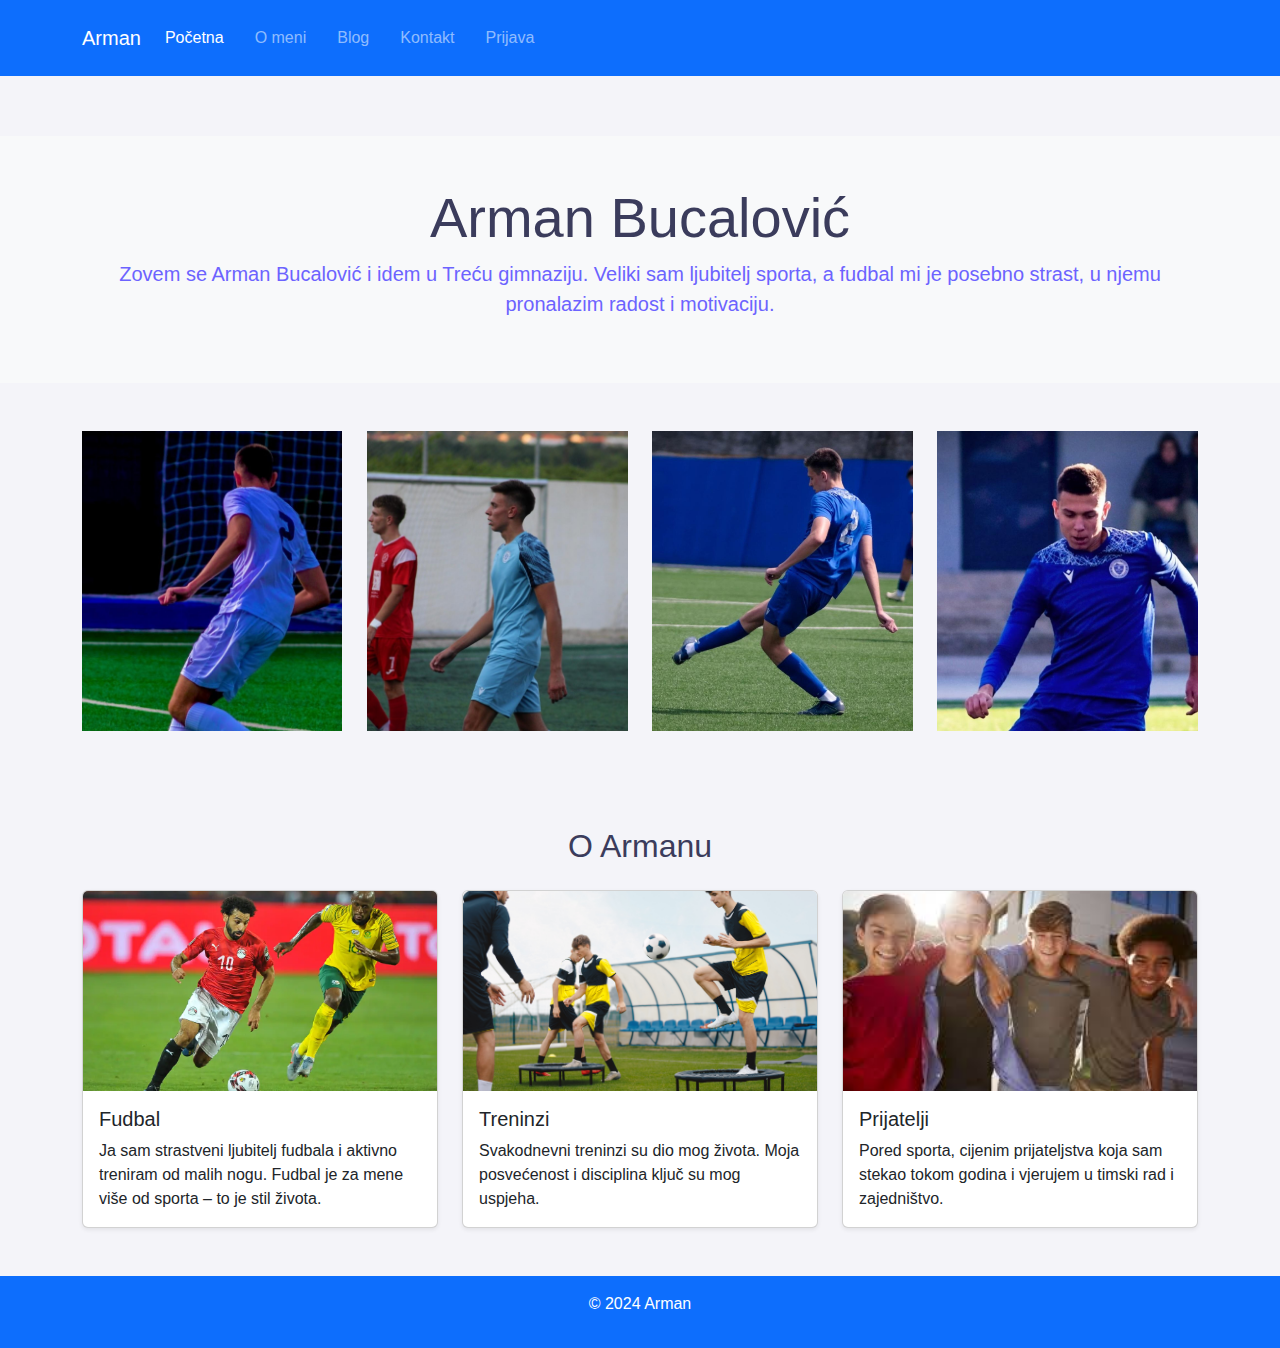
<file: index.html>
<!DOCTYPE html>
<html lang="en">
<head>
    <meta charset="UTF-8">
    <meta name="viewport" content="width=device-width, initial-scale=1.0">
    <title>Arman Bucalović</title>
    <link href="https://cdn.jsdelivr.net/npm/bootstrap@5.3.2/dist/css/bootstrap.min.css" rel="stylesheet">
    <link rel="stylesheet" href="style.css">
</head>
<body>

    <nav class="navbar navbar-expand-lg navbar-dark bg-primary sticky-top">
        <div class="container">
            <a class="navbar-brand" href="#">Arman</a>
            <button class="navbar-toggler" type="button" data-bs-toggle="collapse" data-bs-target="#navbarNav" aria-controls="navbarNav" aria-expanded="false" aria-label="Toggle navigation">
                <span class="navbar-toggler-icon"></span>
            </button>
            <div class="collapse navbar-collapse" id="navbarNav">
                <ul class="navbar-nav">
                    <li class="nav-item"><a class="nav-link active" href="index.html">Početna</a></li>
                    <li class="nav-item"><a class="nav-link" href="oMeni.html">O meni</a></li>
                    <li class="nav-item"><a class="nav-link" href="blog.html">Blog</a></li>
                    <li class="nav-item"><a class="nav-link" href="kontakt.html">Kontakt</a></li>
                    <li class="nav-item"><a class="nav-link" href="authPage.html">Prijava</a></li>
                </ul>
            </div>
        </div>
    </nav>

<header class="text-center py-5 bg-light">
    <div class="container">
        <h1 class="display-4">Arman Bucalović</h1>
        <p class="lead">Zovem se Arman Bucalović i idem u Treću gimnaziju. Veliki sam ljubitelj sporta, a fudbal mi je posebno strast, u njemu pronalazim radost i motivaciju.</p>
    </div>
</header>

<section class="container my-5">
    <div class="row row-cols-1 row-cols-md-2 row-cols-lg-4 g-4">
        <div class="col">
            <img src="./slike/A1.jpeg" class="img-fluid" alt="Slika1">
        </div>
        <div class="col">
            <img src="./slike/A2.jpeg" class="img-fluid" alt="Slika2">
        </div>
        <div class="col">
            <img src="./slike/A3.jpeg" class="img-fluid" alt="Slika3">
        </div>
        <div class="col">
            <img src="./slike/A4.jpeg" class="img-fluid" alt="Slika4">
        </div>
    </div>
</section>

<section class="py-5">
    <div class="container">
        <h2 class="text-center mb-4">O Armanu</h2>
        <div class="row row-cols-1 row-cols-md-3 g-4">
            <div class="col">
                <div class="card h-100 shadow-sm">
                    <img src="./slike/fudbal.webp" class="card-img-top" alt="Arman na fudbalu">
                    <div class="card-body">
                        <h5 class="card-title">Fudbal</h5>
                        <p class="card-text">Ja sam strastveni ljubitelj fudbala i aktivno treniram od malih nogu. Fudbal je za mene više od sporta – to je stil života.</p>
                    </div>
                </div>
            </div>
            <div class="col">
                <div class="card h-100 shadow-sm">
                    <img src="./slike/treninzi.jpg" class="card-img-top" alt="Arman na treningu">
                    <div class="card-body">
                        <h5 class="card-title">Treninzi</h5>
                        <p class="card-text">Svakodnevni treninzi su dio mog života. Moja posvećenost i disciplina ključ su mog uspjeha.</p>
                    </div>
                </div>
            </div>
            <div class="col">
                <div class="card h-100 shadow-sm">
                    <img src="./slike/prijatelji.jpg" class="card-img-top" alt="Arman sa prijateljima">
                    <div class="card-body">
                        <h5 class="card-title">Prijatelji</h5>
                        <p class="card-text">Pored sporta, cijenim prijateljstva koja sam stekao tokom godina i vjerujem u timski rad i zajedništvo.</p>
                    </div>
                </div>
            </div>
        </div>
    </div>
</section>

<footer class="text-center py-3">
    <p>&copy; 2024 Arman</p>
</footer>


<script src="https://cdn.jsdelivr.net/npm/bootstrap@5.3.2/dist/js/bootstrap.bundle.min.js"></script>
</body>
</html>
</file>
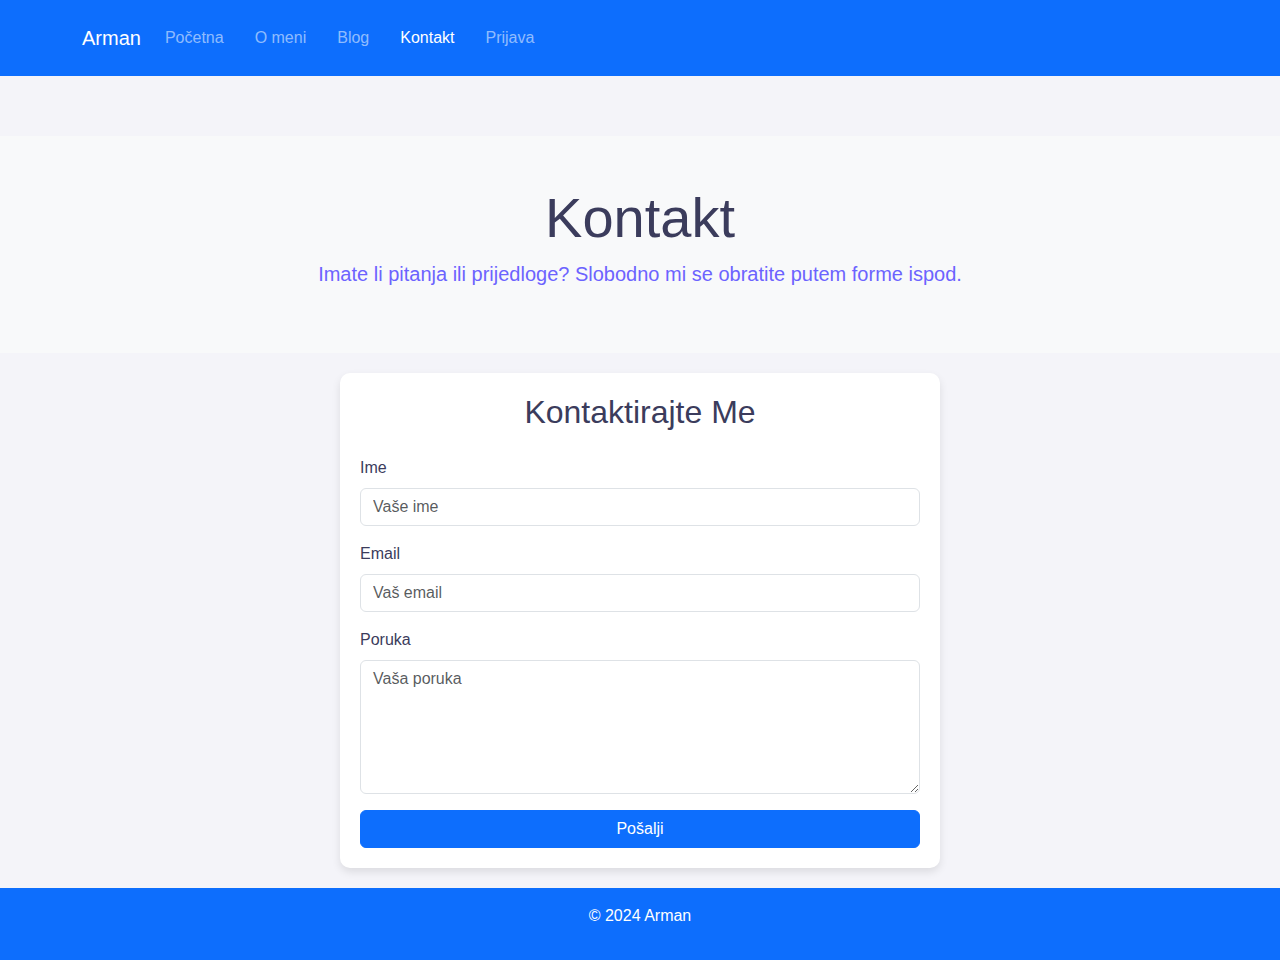
<file: kontakt.html>
<!DOCTYPE html>
<html lang="en">
<head>
    <meta charset="UTF-8">
    <meta name="viewport" content="width=device-width, initial-scale=1.0">
    <title>Kontakt</title>
  
    <link href="https://cdn.jsdelivr.net/npm/bootstrap@5.3.2/dist/css/bootstrap.min.css" rel="stylesheet">
    <link rel="stylesheet" href="style.css">
</head>
<body>

    <nav class="navbar navbar-expand-lg navbar-dark bg-primary sticky-top">
        <div class="container">
            <a class="navbar-brand" href="#">Arman</a>
            <button class="navbar-toggler" type="button" data-bs-toggle="collapse" data-bs-target="#navbarNav" aria-controls="navbarNav" aria-expanded="false" aria-label="Toggle navigation">
                <span class="navbar-toggler-icon"></span>
            </button>
            <div class="collapse navbar-collapse" id="navbarNav">
                <ul class="navbar-nav">
                    <li class="nav-item"><a class="nav-link" href="index.html">Početna</a></li>
                    <li class="nav-item"><a class="nav-link" href="oMeni.html">O meni</a></li>
                    <li class="nav-item"><a class="nav-link" href="blog.html">Blog</a></li>
                    <li class="nav-item"><a class="nav-link active" href="kontakt.html">Kontakt</a></li>
                    <li class="nav-item"><a class="nav-link" href="authPage.html">Prijava</a></li>
                </ul>
            </div>
        </div>
    </nav>

<header class="text-center py-5 bg-light">
    <div class="container">
        <h1 class="display-4">Kontakt</h1>
        <p class="lead">Imate li pitanja ili prijedloge? Slobodno mi se obratite putem forme ispod.</p>
    </div>
</header>

<main class="flex-grow-1 d-flex align-items-center">
    <div class="container">
        <div class="kontakt-form">
            <h2 class="text-center mb-4">Kontaktirajte Me</h2>
            <form id="kontakt-form">
                <div class="mb-3">
                    <label for="ime" class="form-label">Ime</label>
                    <input type="text" id="ime" name="ime" class="form-control" placeholder="Vaše ime" >
                </div>
                <div class="mb-3">
                    <label for="email" class="form-label">Email</label>
                    <input type="email" id="email" name="email" class="form-control" placeholder="Vaš email" >
                </div>
                <div class="mb-3">
                    <label for="poruka" class="form-label">Poruka</label>
                    <textarea id="poruka" name="poruka" class="form-control" rows="5" placeholder="Vaša poruka" ></textarea>
                </div>
                <button type="submit" class="btn btn-primary w-100">Pošalji</button>
            </form>
            
            
        </div>
    </div>
</main>

<footer class="text-center py-3">
    <p>&copy; 2024 Arman</p>
</footer>


<script src="https://cdn.jsdelivr.net/npm/bootstrap@5.3.2/dist/js/bootstrap.bundle.min.js"></script>
<script src="./js/validacija-forma.js"></script>
</body>
</html>
</file>
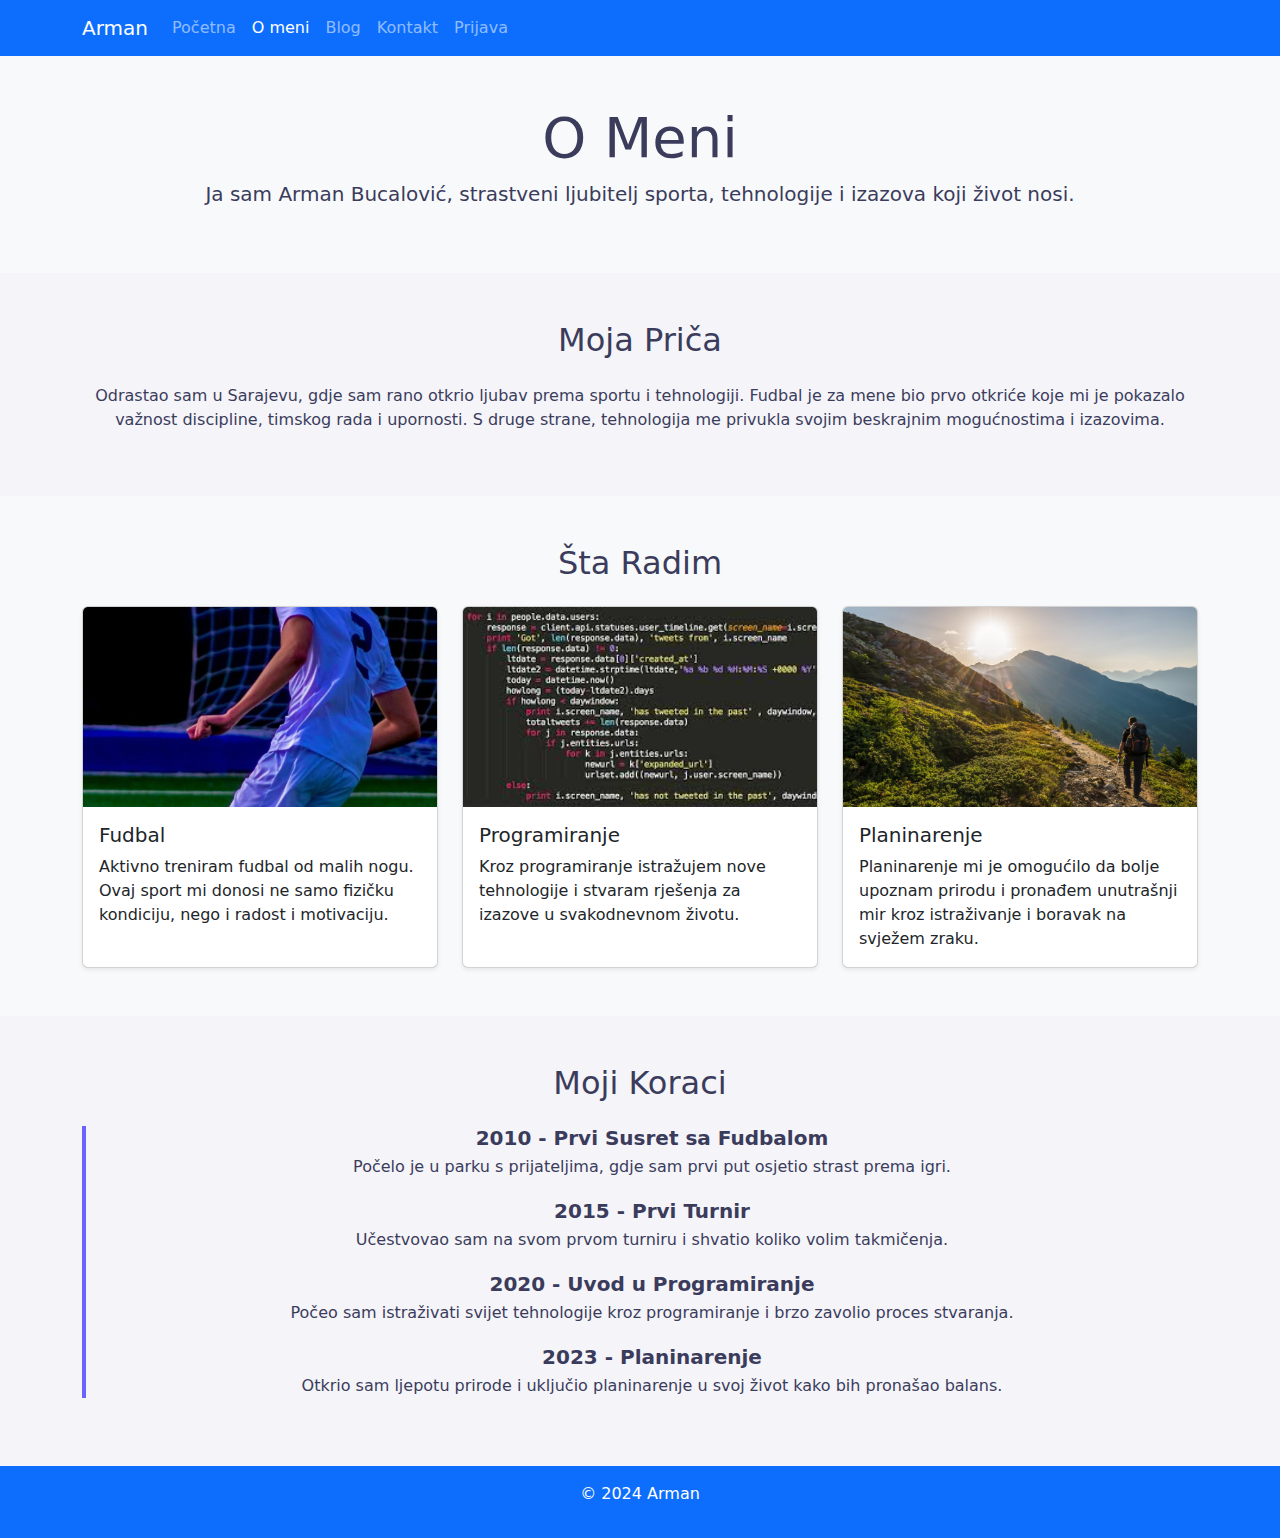
<file: oMeni.html>
<!DOCTYPE html>
<html lang="en">
<head>
    <meta charset="UTF-8">
    <meta name="viewport" content="width=device-width, initial-scale=1.0">
    <title>O Meni</title>
    <link href="https://cdn.jsdelivr.net/npm/bootstrap@5.3.2/dist/css/bootstrap.min.css" rel="stylesheet">
    <link rel="stylesheet" href="oMenicss.css">
</head>
<body>

    <nav class="navbar navbar-expand-lg navbar-dark bg-primary sticky-top">
        <div class="container">
            <a class="navbar-brand" href="#">Arman</a>
            <button class="navbar-toggler" type="button" data-bs-toggle="collapse" data-bs-target="#navbarNav" aria-controls="navbarNav" aria-expanded="false" aria-label="Toggle navigation">
                <span class="navbar-toggler-icon"></span>
            </button>
            <div class="collapse navbar-collapse" id="navbarNav">
                <ul class="navbar-nav">
                    <li class="nav-item"><a class="nav-link" href="index.html">Početna</a></li>
                    <li class="nav-item"><a class="nav-link active" href="oMeni.html">O meni</a></li>
                    <li class="nav-item"><a class="nav-link" href="blog.html">Blog</a></li>
                    <li class="nav-item"><a class="nav-link" href="kontakt.html">Kontakt</a></li>
                    <li class="nav-item"><a class="nav-link" href="authPage.html">Prijava</a></li>
                </ul>
            </div>
        </div>
    </nav>
    

<header class="text-center py-5 bg-light">
    <div class="container">
        <h1 class="display-4">O Meni</h1>
        <p class="lead">Ja sam Arman Bucalović, strastveni ljubitelj sporta, tehnologije i izazova koji život nosi.</p>
    </div>
</header>

<section class="py-5">
    <div class="container">
        <h2 class="text-center mb-4">Moja Priča</h2>
        <p class="text-center ">Odrastao sam u Sarajevu, gdje sam rano otkrio ljubav prema sportu i tehnologiji. Fudbal je za mene bio prvo otkriće koje mi je pokazalo važnost discipline, timskog rada i upornosti. S druge strane, tehnologija me privukla svojim beskrajnim mogućnostima i izazovima.</p>
    </div>
</section>

<section class="py-5 bg-light">
    <div class="container">
        <h2 class="text-center mb-4">Šta Radim</h2>
        <div class="row row-cols-1 row-cols-md-3 g-4">
            <div class="col">
                <div class="card h-100 shadow-sm">
                    <img src="./slike/A1.jpeg" class="card-img-top" alt="Fudbal">
                    <div class="card-body">
                        <h5 class="card-title">Fudbal</h5>
                        <p class="card-text">Aktivno treniram fudbal od malih nogu. Ovaj sport mi donosi ne samo fizičku kondiciju, nego i radost i motivaciju.</p>
                    </div>
                </div>
            </div>
            <div class="col">
                <div class="card h-100 shadow-sm">
                    <img src="./slike/programiranje.jpg" class="card-img-top" alt="Programiranje">
                    <div class="card-body">
                        <h5 class="card-title">Programiranje</h5>
                        <p class="card-text">Kroz programiranje istražujem nove tehnologije i stvaram rješenja za izazove u svakodnevnom životu.</p>
                    </div>
                </div>
            </div>
            <div class="col">
                <div class="card h-100 shadow-sm">
                    <img src="./slike/planinarenje.jpg" class="card-img-top" alt="Fotografija">
                    <div class="card-body">
                        <h5 class="card-title">Planinarenje</h5>
                        <p class="card-text">Planinarenje mi je omogućilo da bolje upoznam prirodu i pronađem unutrašnji mir kroz istraživanje i boravak na svježem zraku.</p>
                    </div>
                </div>
            </div>
        </div>
    </div>
</section>


<section class="py-5 ">
    <div class="container ">
        <h2 class="text-center mb-4">Moji Koraci</h2>
        <div class="timeline text-center ">
            <div class="timeline-event">
                <h5>2010 - Prvi Susret sa Fudbalom</h5>
                <p>Počelo je u parku s prijateljima, gdje sam prvi put osjetio strast prema igri.</p>
            </div>
            <div class="timeline-event">
                <h5>2015 - Prvi Turnir</h5>
                <p>Učestvovao sam na svom prvom turniru i shvatio koliko volim takmičenja.</p>
            </div>
            <div class="timeline-event">
                <h5>2020 - Uvod u Programiranje</h5>
                <p>Počeo sam istraživati svijet tehnologije kroz programiranje i brzo zavolio proces stvaranja.</p>
            </div>
            <div class="timeline-event">
                <h5>2023 - Planinarenje</h5>
                <p>Otkrio sam ljepotu prirode i uključio planinarenje u svoj život kako bih pronašao balans.</p>
            </div>
        </div>
    </div>
</section>

<footer class="text-center py-3">
    <p>&copy; 2024 Arman</p>
</footer>



<script src="https://cdn.jsdelivr.net/npm/bootstrap@5.3.2/dist/js/bootstrap.bundle.min.js"></script>
</body>
</html>
</file>
<file: style.css>
* {
    margin: 0;
    padding: 0;
    box-sizing: border-box;
}

body {
    font-family: Arial, sans-serif;
    background-color: #f4f4f9;
    color: #3b3c5c;
    margin-top: 0;
    margin-right: 0;
    margin-bottom: 0;
    margin-left: 0;
}

nav {
    position: fixed;
    top: 0;
    width: 100%;
    background-color: rgba(59, 60, 92, 0.95);
}

nav ul {
    list-style: none;
    display: flex;
    justify-content: left;
    gap: 15px;
    padding-top: 10px;
    padding-right: 10px;
    padding-bottom: 10px;
    padding-left: 10px;
    margin-top: 0;
    margin-right: 0;
    margin-bottom: 0;
    margin-left: 0;
}

nav ul li a {
    text-decoration: none;
    color: #f4f4f9;
    padding-top: 5px;
    padding-right: 10px;
    padding-bottom: 5px;
    padding-left: 10px;
    transition: color 0.3s ease;
}

nav ul li a:hover {
    color: #ff6584;
}

header {
    text-align: center;
    padding-top: 50px;
    padding-right: 20px;
    padding-bottom: 20px;
    padding-left: 20px;
    margin-top: 60px;
}

header h1 {
    font-size: 2em;
    color: #3b3c5c;
}

header p {
    color: #6c63ff;
}

.blog {
    text-align: center;
    padding-top: 100px;
    padding-right: 20px;
    padding-bottom: 40px;
    padding-left: 20px;
}

.blog h1 {
    font-size: 2.8em;
    color: #3b3c5c;
    text-transform: uppercase;
    letter-spacing: 1px;
    margin-bottom: 30px;
}

.blog article {
    background-color: #ffffff;
    border-radius: 8px;
    box-shadow: 0 4px 12px rgba(0, 0, 0, 0.1);
    padding-top: 25px;
    padding-right: 25px;
    padding-bottom: 25px;
    padding-left: 25px;
    margin-top: 20px;
    margin-right: auto;
    margin-bottom: 20px;
    margin-left: auto;
    max-width: 800px;
}

.blog article h2 {
    font-size: 1.8em;
    color: #3b3c5c;
    border-bottom: 2px solid #6c63ff;
    padding-bottom: 10px;
    margin-bottom: 15px;
}

.blog .autor {
    font-size: 0.85em;
    color: #6c63ff;
    margin-bottom: 15px;
    font-style: italic;
}

.blog p {
    font-size: 1.1em;
    line-height: 1.6;
    color: #3b3c5c;
    margin-bottom: 20px;
}

.blog a {
    color: #6c63ff;
    font-weight: bold;
    text-transform: uppercase;
    font-size: 0.9em;
    padding-top: 8px;
    padding-right: 15px;
    padding-bottom: 8px;
    padding-left: 15px;
    border: 1px solid #6c63ff;
    border-radius: 5px;
    transition: background-color 0.3s ease;
}

.blog a:hover {
    background-color: #6c63ff;
    color: #f4f4f9;
    text-decoration: none;
}

.slike .gridSlike {
    display: flex;
    flex-wrap: wrap;
    gap: 30px;
    padding-top: 20px;
    padding-right: 20px;
    padding-bottom: 20px;
    padding-left: 20px;
    justify-content: center;
}

.slika img {
    width: 300px;
    height: 300px;
    border: 3px solid #6c63ff;
    border-radius: 5px;
    display: block;
}

.kontakt {
    text-align: center;
    padding-top: 20px;
    padding-right: 20px;
    padding-bottom: 20px;
    padding-left: 20px;
}

.kontakt h2 {
    color: #3b3c5c;
}


.kontakt-form {
    max-width: 600px;
    margin: 20px auto;
    padding: 20px;
    background: white;
    border-radius: 10px;
    box-shadow: 0 4px 8px rgba(0, 0, 0, 0.1);
}

.blog-article {
    border-radius: 10px;
    box-shadow: 0 4px 8px rgba(0, 0, 0, 0.1);
    background: white;
    padding: 20px;
    margin-bottom: 20px;
}


.gridSlike img {
    object-fit: cover;
    height: 200px;
}
.card-img-top {
    object-fit: cover;
    height: 200px;
}
.btn-custom {
    background-color: #6c63ff;
    color: #f4f4f9;
}
.btn-custom:hover {
    background-color: #ff6584;
    color: #fff;
}
footer {
    background-color: #0d6efd;
    color: white;
}
.img-fluid {
    object-fit: cover;
    height: 300px;
}

.blog-article {
    border-radius: 10px;
    box-shadow: 0 4px 8px rgba(0, 0, 0, 0.1);
    background: white;
    padding: 20px;
    margin-bottom: 20px;
}
</file>
<file: oMenicss.css>
body {
    background-color: #f4f4f9;
    color: #3b3c5c;
}
.card-img-top {
    object-fit: cover;
    height: 200px;
}
footer {
    background-color: #0d6efd;
    color: white;
}
.timeline {
    border-left: 4px solid #6c63ff;
    margin: 20px 0;
    padding-left: 20px;
}
.timeline-event {
    margin-bottom: 20px;
}
.timeline-event h5 {
    margin-bottom: 5px;
    font-weight: bold;
}
</file>
